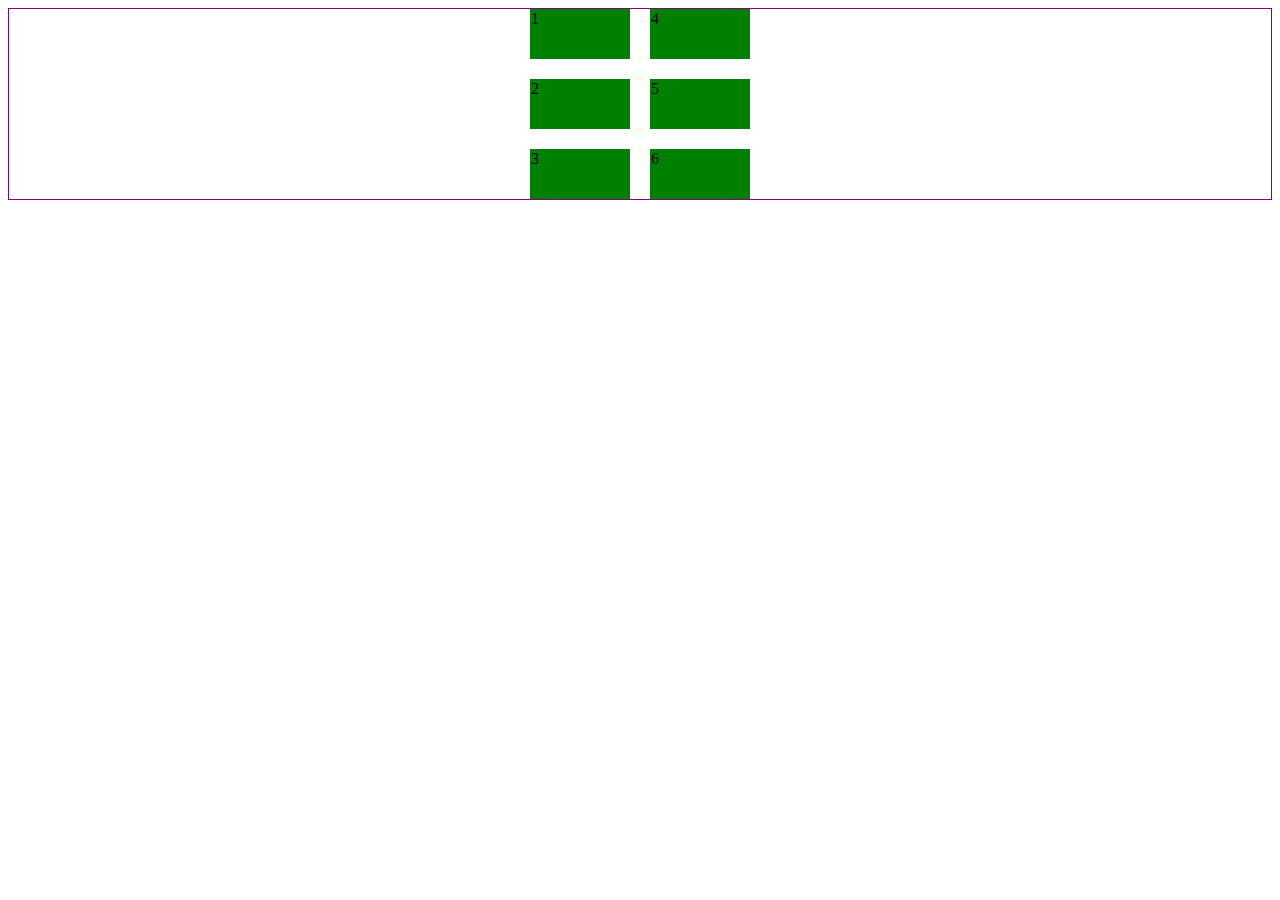
<file: proyecto_grid_basico/index.html>
<!DOCTYPE html>
<html lang="en">
  <head>
    <meta charset="UTF-8" />
    <meta http-equiv="X-UA-Compatible" content="IE=edge" />
    <meta name="viewport" content="width=device-width, initial-scale=1.0" />
    <title>Document</title>
    <link rel="stylesheet" href="./style.css" />
  </head>
  <body>
    <div class="contenedor">
      <div class="item">1</div>
      <div class="item">2</div>
      <div class="item">3</div>
      <div class="item">4</div>
      <div class="item">5</div>
      <div class="item">6</div>
    </div>
  </body>
</html>
</file>
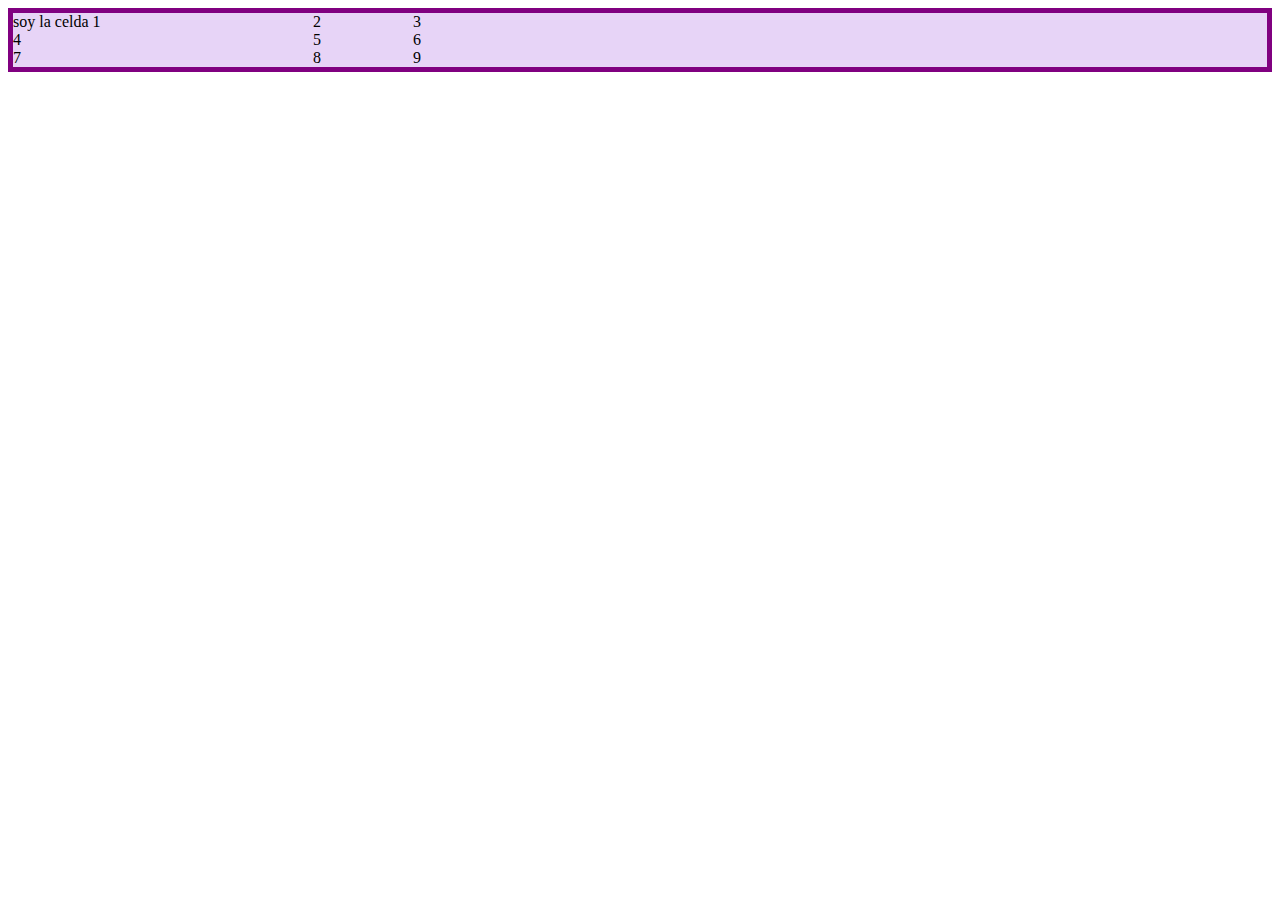
<file: proyecto_grid_basico/funciones-especiales/index.html>
<!DOCTYPE html>
<html lang="en">
  <head>
    <meta charset="UTF-8" />
    <meta http-equiv="X-UA-Compatible" content="IE=edge" />
    <meta name="viewport" content="width=device-width, initial-scale=1.0" />
    <title>Document</title>
    <link rel="stylesheet" href="./style.css" />
  </head>
  <body>
    <div class="container">
      <div class="item item-1">soy la celda 1</div>
      <div class="item item-2">2</div>
      <div class="item item-3">3</div>
      <div class="item item-4">4</div>
      <div class="item item-5">5</div>
      <div class="item item-6">6</div>
      <div class="item item-7">7</div>
      <div class="item item-8">8</div>
      <div class="item item-9">9</div>
    </div>
  </body>
</html>
</file>
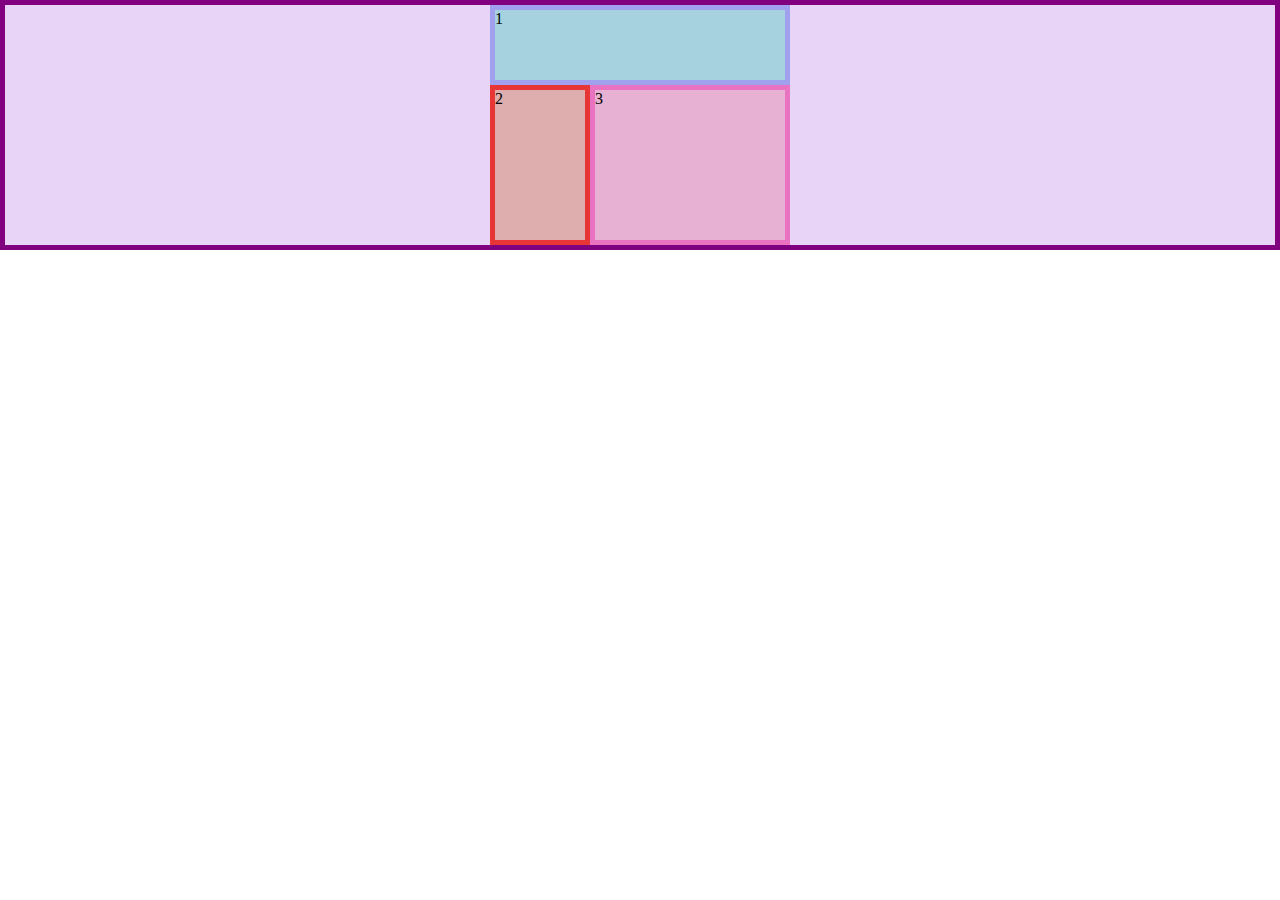
<file: proyecto_grid_basico/grid-forma1/index.html>
<!DOCTYPE html>
<html lang="en">
  <head>
    <meta charset="UTF-8" />
    <meta http-equiv="X-UA-Compatible" content="IE=edge" />
    <meta name="viewport" content="width=device-width, initial-scale=1.0" />
    <title>Grid de forma 1</title>
    <link rel="stylesheet" href="./style.css">
  </head>
  <body>
    <div class="container">
      <div class="item1">1</div>
      <div class="item2">2</div>
      <div class="item3">3</div>
    </div>
  </body>
</html>
</file>
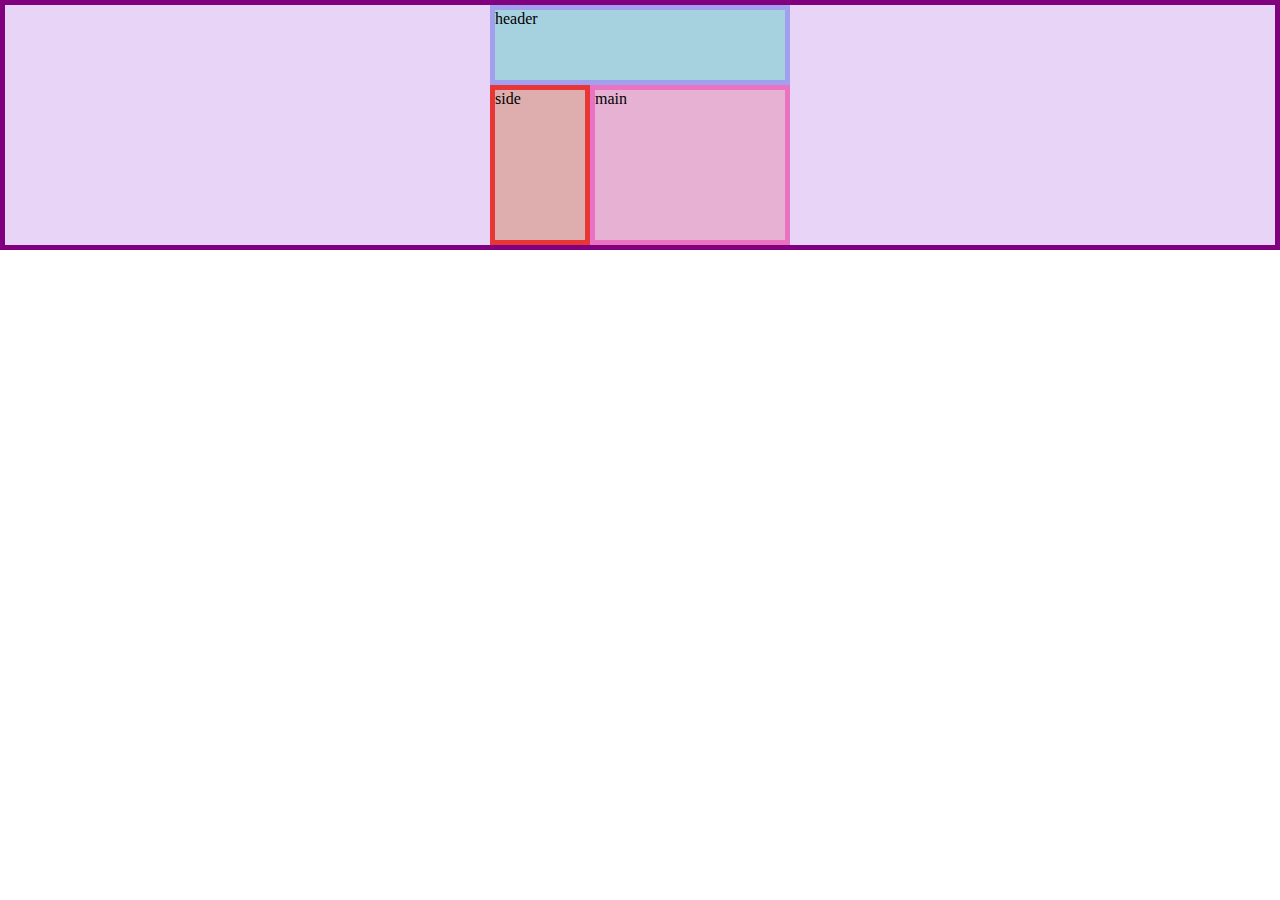
<file: proyecto_grid_basico/grid-forma2/index.html>
<!DOCTYPE html>
<html lang="en">
  <head>
    <meta charset="UTF-8" />
    <meta http-equiv="X-UA-Compatible" content="IE=edge" />
    <meta name="viewport" content="width=device-width, initial-scale=1.0" />
    <title>Grid de forma 2</title>
    <link rel="stylesheet" href="./style.css">
  </head>
  <body>
      <!--grid con grid-area-->
    <div class="container">
      <div class="item1">header</div>
      <div class="item2">side</div>
      <div class="item3">main</div>
    </div>
  </body>
</html>
</file>
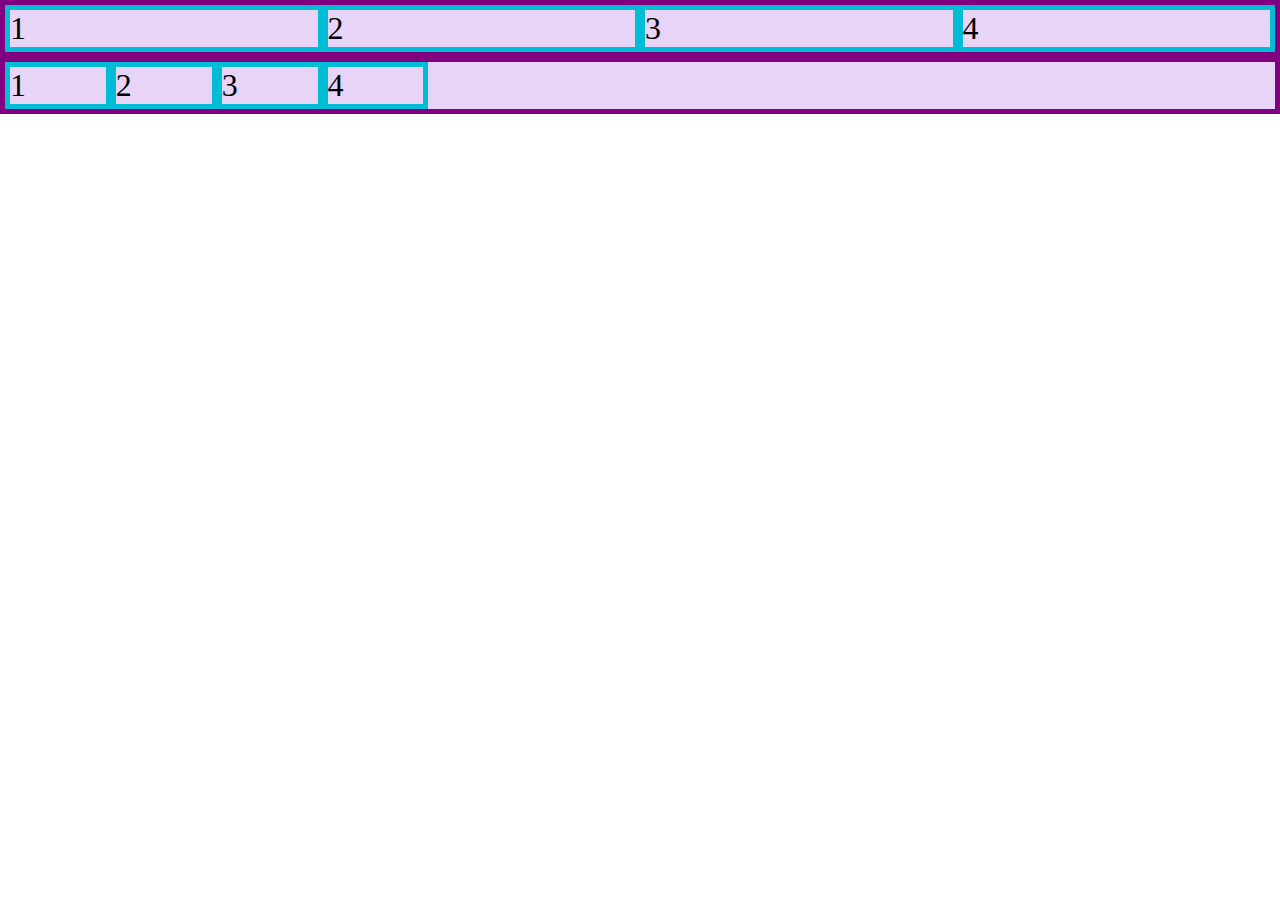
<file: proyecto_grid_basico/keywords-especiales/index.html>
<!DOCTYPE html>
<html lang="en">
  <head>
    <meta charset="UTF-8" />
    <meta http-equiv="X-UA-Compatible" content="IE=edge" />
    <meta name="viewport" content="width=device-width, initial-scale=1.0" />
    <title>Keywords especiales</title>
    <link rel="stylesheet" href="./style.css" />
  </head>
  <body>
    <div class="container">
      <div class="item item-1">1</div>
      <div class="item item-1">2</div>
      <div class="item item-1">3</div>
      <div class="item item-1">4</div>
    </div>

    <div class="container2">
        <div class="item item-1">1</div>
        <div class="item item-1">2</div>
        <div class="item item-1">3</div>
        <div class="item item-1">4</div>
      </div>
  </body>
</html>
</file>
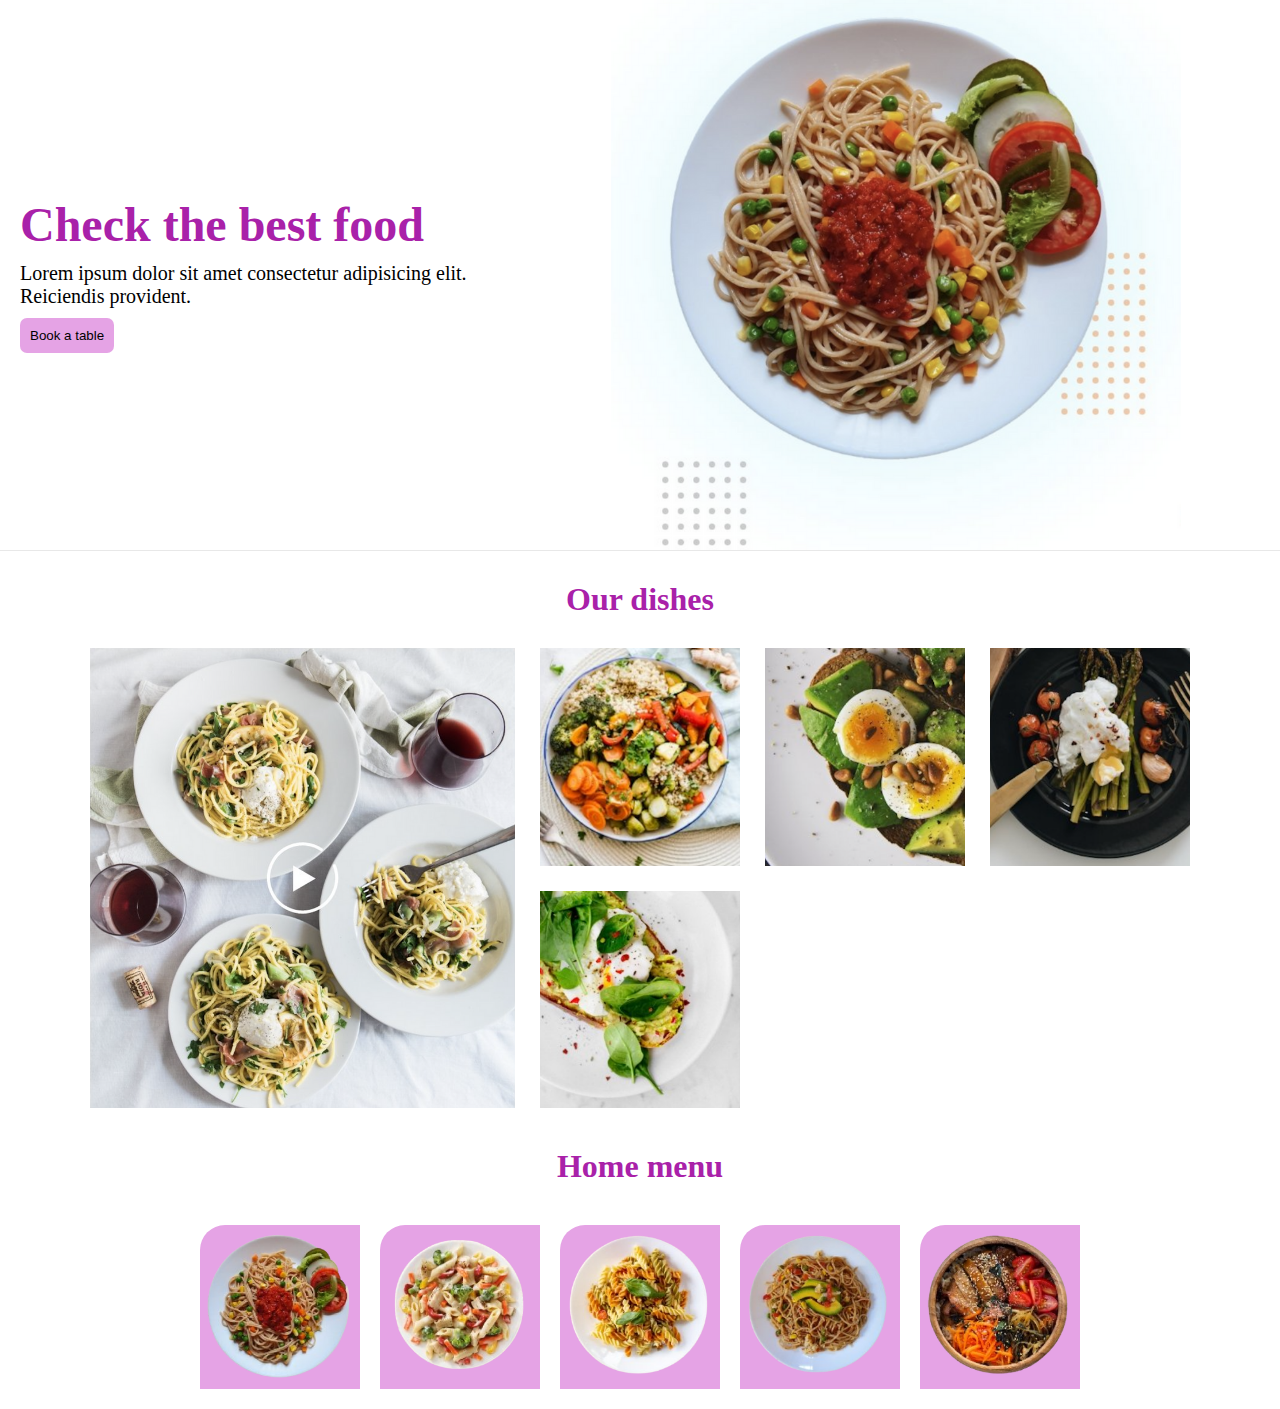
<file: proyecto_grid_basico/proyecto-oficial/index.html>
<!DOCTYPE html>
<html lang="en">
<head>
    <meta charset="UTF-8">
    <meta http-equiv="X-UA-Compatible" content="IE=edge">
    <meta name="viewport" content="width=device-width, initial-scale=1.0">
    <title>Document</title>
    <link rel="stylesheet" href="./style.css">
</head>
<body>
    <main>
        <section class="hero">
            <div class="hero-info">
                <h1 class="hero-info-title">Check the best food</h1>
                <p class="hero-info-subtitle">Lorem ipsum dolor sit amet consectetur adipisicing elit. Reiciendis provident.</p>
                <button class="hero-info-button">Book a table</button>
            </div>
            <img class="hero-img" src="./images/hero.png" alt="Plato de pasta">
        </section>
        <section class="dishes">
            <h1 class="dishes-title">Our dishes</h1>
            <div class="dishes-grid">
                <img class="dishes-grid-item dishes-grid-item-big" src="./images/video.png" alt="">
                <img class="dishes-grid-item" src="./images/dish1.png" alt="">
                <img class="dishes-grid-item" src="./images/dish2.png" alt="">
                <img class="dishes-grid-item" src="./images/dish3.png" alt="">
                <img class="dishes-grid-item" src="./images/dish4.png" alt="">
            </div>
        </section>
        <section class="menu">
            <h1 class="menu-title">Home menu</h1>
            <div class="menu-grid">
                <div class="menu-grid-item">
                    <img src="./images/plate1.png" alt="">
                </div>
                <div class="menu-grid-item">
                    <img src="./images/plate2.png" alt="">
                </div>
                <div class="menu-grid-item">
                    <img src="./images/plate3.png" alt="">
                </div>
                <div class="menu-grid-item">
                    <img src="./images/plate4.png" alt="">
                </div>
                <div class="menu-grid-item">
                    <img src="./images/plate5.png" alt="">
                </div>
            </div>
        </section>
    </main>
</body>
</html>
</file>
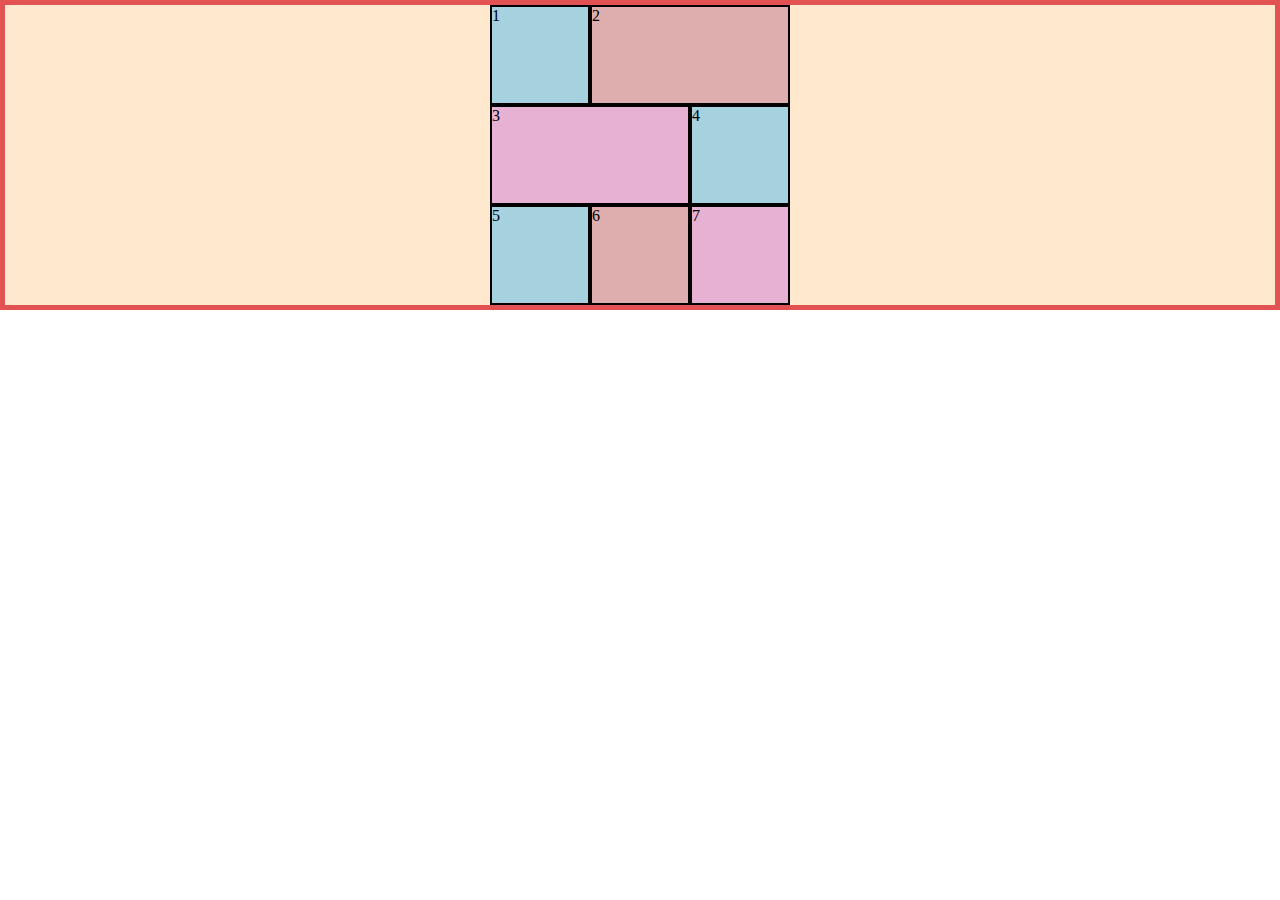
<file: proyecto_grid_basico/reto3/index.html>
<!DOCTYPE html>
<html lang="en">
  <head>
    <meta charset="UTF-8" />
    <meta http-equiv="X-UA-Compatible" content="IE=edge" />
    <meta name="viewport" content="width=device-width, initial-scale=1.0" />
    <title>Reto 3</title>
    <link rel="stylesheet" href="./style.css">
  </head>
  <body>
    <div class="container">
      <div class="item item1">1</div>
      <div class="item item2">2</div>
      <div class="item item3">3</div>
      <div class="item item4">4</div>
      <div class="item item5">5</div>
      <div class="item item6">6</div>
      <div class="item item7">7</div>
    </div>
  </body>
</html>
</file>
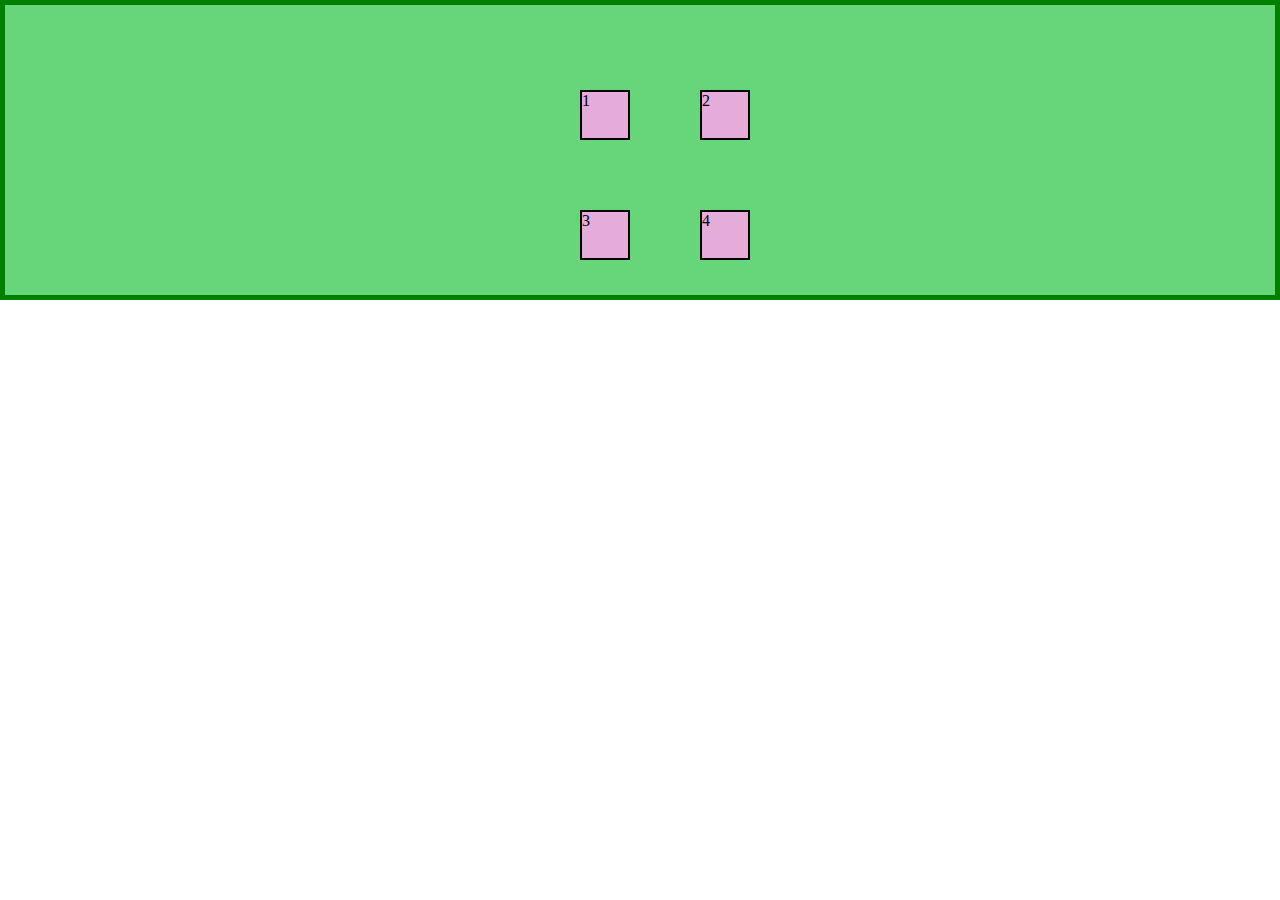
<file: proyecto_grid_basico/reto2.html>
<!DOCTYPE html>
<html lang="en">
  <head>
    <meta charset="UTF-8" />
    <meta http-equiv="X-UA-Compatible" content="IE=edge" />
    <meta name="viewport" content="width=device-width, initial-scale=1.0" />
    <title>Document</title>
    <link rel="stylesheet" href="./style_reto2.css" />
  </head>
  <body>
    <div class="contenedor">
      <div class="item">1</div>
      <div class="item">2</div>
      <div class="item">3</div>
      <div class="item">4</div>
    </div>
  </body>
</html>
</file>
<file: proyecto_grid_basico/style.css>
.contenedor {
  border: 1px solid purple;
  display: grid;
  grid-template-columns: 100px 100px;
  grid-template-rows: 50px 50px 50px;
  grid-auto-flow: column;
  gap: 20px;
  justify-content: center;
}
.item {
  border: 1px solid green;
  background-color: green;
  align-items: end;
  justify-content: end;
}
</file>
<file: proyecto_grid_basico/funciones-especiales/style.css>
.container{
    border: 5px solid purple;
    background-color: rgb(231, 212, 247);
    display: grid;
    grid-template-columns: minmax(30px, 300px) 100px 100px;
    grid-template-rows: repeat(3,auto)
}
</file>
<file: proyecto_grid_basico/grid-forma1/style.css>
*{
    box-sizing: border-box;
    padding: 0;
    margin: 0;
}
.container{
    border: 5px solid purple;
    background-color: rgb(231, 212, 247);
    display: grid;
    grid-template-columns: 100px 100px 100px;
    grid-template-rows: 80px 80px 80px;
    place-content: center;
}
.item1{
    border: 5px solid rgb(160, 160, 239);
    background-color: rgb(166, 209, 223);
    grid-column-start: 1 ;
    grid-column-end: 4;
}
.item2{
    border: 5px solid rgb(232, 54, 54);
    background-color: rgb(222, 173, 173);
    grid-row-start: 2;
    grid-row-end: 4;
}
.item3{
    border: 5px solid rgb(233, 115, 193);
    background-color: rgb(231, 177, 211);
    grid-area: 2 / 2 / 4 / 4;
}
</file>
<file: proyecto_grid_basico/grid-forma2/style.css>
*{
    box-sizing: border-box;
    padding: 0;
    margin: 0;
}
.container{
    border: 5px solid purple;
    background-color: rgb(231, 212, 247);
    display: grid;
    grid-template-columns: 100px 100px 100px;
    grid-template-rows: 80px 80px 80px;
    place-content: center;
    grid-template-areas: 
        "header header header"
        "side main main"
        "side main main"
    ;
}
.item1{
    border: 5px solid rgb(160, 160, 239);
    background-color: rgb(166, 209, 223);
    grid-area: header;
    
}
.item2{
    border: 5px solid rgb(232, 54, 54);
    background-color: rgb(222, 173, 173);
    grid-area: side;
}
.item3{
    border: 5px solid rgb(233, 115, 193);
    background-color: rgb(231, 177, 211);
    grid-area: main;
}
</file>
<file: proyecto_grid_basico/keywords-especiales/style.css>
*{
    box-sizing: border-box;
    padding: 0;
    margin: 0;
}
.container{
    border: 5px solid purple;
    background-color: rgb(231, 212, 247);
    display: grid;
    /*grid-template-columns: repeat(4, 100px);*/
    /*grid-template-columns: repeat(4, 1fr);*/
    /* grid-template-columns: 1fr 3fr 1fr 2fr; */
    /* grid-template-columns: 1fr 3fr min-content 2fr; */
    grid-template-columns: repeat(auto-fit, minmax(100px, 1fr));
}
.container2{
    border: 5px solid purple;
    background-color: rgb(231, 212, 247);
    display: grid;
    /*grid-template-columns: repeat(4, 100px);*/
    /* grid-template-columns: 1fr 3fr 1fr 2fr; */
    /* grid-template-columns: 1fr 3fr min-content 2fr; */
    grid-template-columns: repeat(auto-fill, minmax(100px, 1fr));
}
.item{
    border: 5px solid #00bcd4;
    font-size: 2rem;
}
</file>
<file: proyecto_grid_basico/proyecto-oficial/style.css>
*{
    margin: 0px;
    padding: 0;
    box-sizing: border-box;
}
.main{
    max-width: 1200px;
    margin: 0 auto;
}
.hero{
    display: grid;
    grid-template-columns: minmax(300px, 2fr) 3fr;
    grid-auto-rows: 550px;
    border-bottom: 1px solid #1d211e1a;
}
.hero-img{
    width: 100%;
    height: 100%;
    object-fit: contain;
}

.hero-info{
    align-self: center;
    margin: 0 20px;
}
.hero-info-title{
    font-size: 3rem;
    margin-bottom: 10px;
    color: rgb(169, 33, 169);
}
.hero-info-subtitle{
    font-size: 20px;
    margin-bottom: 10px ;
}
.hero-info-button{
    background-color: rgb(229, 163, 229);
    border-radius: 7px;
    padding: 10px;
    border: none;
}

.dishes-grid{
    display: grid;
    grid-template-columns: repeat(auto-fit, minmax(75px,200px));
    grid-auto-rows: 1fr;
    gap: 25px;
    justify-content: center;
}
.dishes-title{
    text-align: center;
    margin: 30px 0;
    font-size: 2rem;
    color: rgb(169, 33, 169);
}
.dishes-grid-item{
    object-fit: cover;
    width: 100%;
    height: 100%;
    
}
.dishes-grid-item-big {
    grid-area: 1 / 1 / 3 / 3;
}

.menu-title{
    font-size: 2rem;
    text-align: center;
    margin: 40px 0;
    color: rgb(169, 33, 169);
}
.menu-grid {
    display: grid;
    grid-template-columns: repeat(auto-fit, 160px);
    gap: 20px;
    margin: 20px 30px;
    justify-content: center;
}
.menu-grid-item img {
    width: 100%;
    height: 100%;
    object-fit: contain;
}
.menu-grid-item {
    background-color: rgb(229, 163, 229);
    border-top-left-radius: 25px;
}
@media screen and (max-width:600px) {
    .hero{
        grid-template-columns: minmax(300px,500px);
        justify-content: center;
    }
    .hero-img{
        display: none;
    }
    .dishes-grid{
        grid-template-columns: repeat(auto-fit, minmax(75px,100px));
    }
    
}
</file>
<file: proyecto_grid_basico/reto3/style.css>
*{
    box-sizing: border-box;
    padding: 0;
    margin: 0;
}
.container{
    background-color: rgb(255, 233, 206);
    border: 5px solid rgb(227, 82, 82);
    display: grid;
    place-content: center;
    grid-template-columns: 100px 100px 100px;
    grid-template-rows: 100px 100px 100px;
    grid-template-areas: 
    "primero segundo segundo"
    "tercero tercero cuarto"
    "quinto sexto septimo"
    ;
}

.item{
    border: 2px solid black;
}
.item1{
    grid-area: primero;
    background-color: rgb(166, 209, 223);
}
.item2{
    grid-area: segundo;
    background-color: rgb(222, 173, 173);
}
.item3{
    grid-area: tercero;
    background-color: rgb(231, 177, 211);
}
.item4{
    grid-area: cuarto;
    background-color: rgb(166, 209, 223);
}
.item5{
    grid-area: quinto;
    background-color: rgb(166, 209, 223);
}
.item6{
    grid-area: sexto;
    background-color: rgb(222, 173, 173);
}
.item7{
    grid-area: septimo;
    background-color: rgb(231, 177, 211);
}
</file>
<file: proyecto_grid_basico/style_reto2.css>
*{
    box-sizing: border-box;
    padding: 0;
    margin: 0;
}
.contenedor{
    border: 5px solid green;
    height: 300px;
    background-color: rgb(103, 213, 121);
    display: grid;
    grid-template-columns: 100px 100px;
    grid-template-rows: 100px 100px;
    grid-gap: 20px ;
    place-content: center;
    justify-items: end;
    align-items: end;
}
.item{
    height: 50px;
    width: 50px;
    background-color: rgb(229, 172, 218);
    border: 2px solid black;
}
</file>
